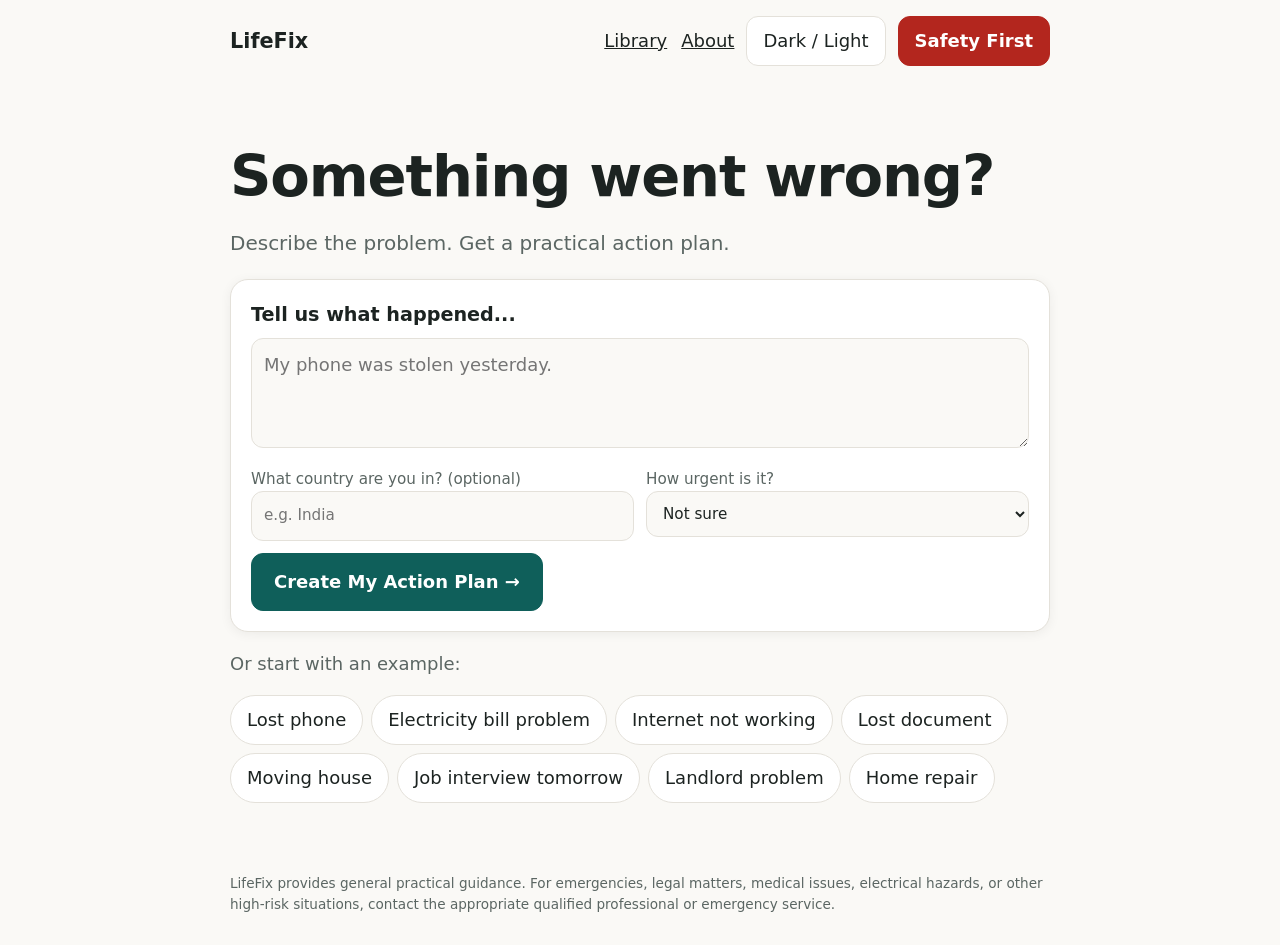
<file: lifefix/index.html>
<!doctype html><html lang="en"><head><meta charset="utf-8"><meta name="viewport" content="width=device-width,initial-scale=1">
<title>LifeFix — Turn Everyday Problems Into Action Plans</title><meta name="description" content="Describe a practical problem and get a step-by-step action plan with checklists. Free, private, works offline."><meta property="og:title" content="LifeFix — Turn Everyday Problems Into Action Plans"><meta property="og:description" content="Describe a practical problem and get a step-by-step action plan with checklists. Free, private, works offline."><meta property="og:type" content="website">
<meta name="theme-color" content="#0f5f5a"><link rel="manifest" href="manifest.webmanifest"><link rel="icon" href="assets/icons/icon.svg"><link rel="stylesheet" href="css/style.css"></head>
<body data-page="home"><a class="skip" href="#main">Skip to content</a><header id="hdr"></header>
<main id="main"><section class="hero"><h1>Something went wrong?</h1><p class="sub">Describe the problem. Get a practical action plan.</p>
<form id="f" class="card" novalidate><label for="q" class="big">Tell us what happened...</label>
<textarea id="q" rows="3" placeholder="My phone was stolen yesterday."></textarea><p id="err" class="err" role="alert" hidden>Please describe the problem first.</p>
<div class="row"><label>What country are you in? (optional)<input id="country" autocomplete="country-name" placeholder="e.g. India"></label>
<label>How urgent is it?<select id="urg"><option value="">Not sure</option><option>Emergency</option><option>Today</option><option>This week</option><option>No rush</option></select></label></div>
<button class="btn" type="submit">Create My Action Plan →</button></form>
<p class="muted">Or start with an example:</p><div id="chips" class="chips"></div><noscript><p class="card">LifeFix needs JavaScript. Browse the <a href="library.html">library</a>.</p></noscript></section></main>
<footer id="ftr"></footer>
<script src="js/storage.js"></script><script src="js/problems.js"></script><script src="js/search.js"></script><script src="js/app.js"></script></body></html>
</file>
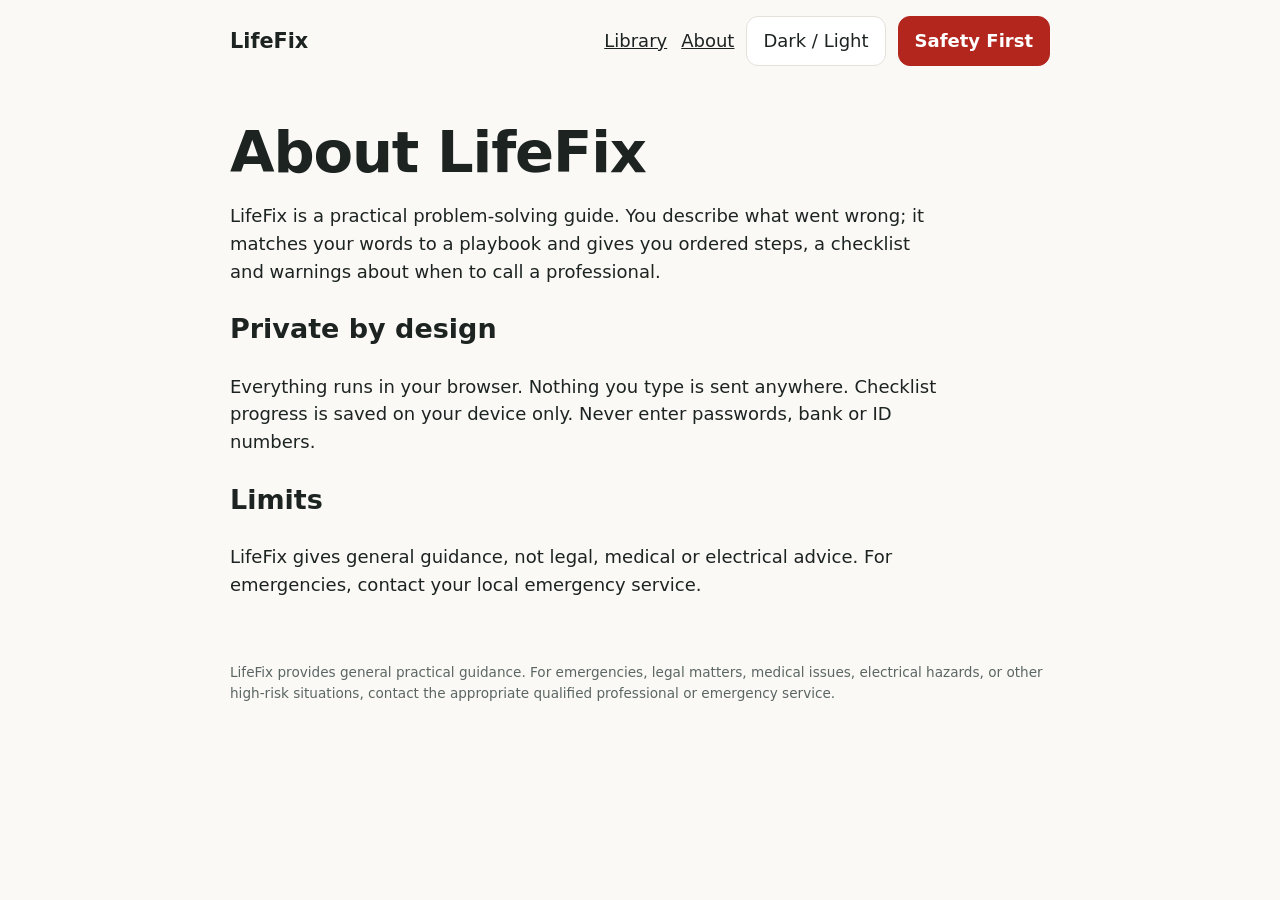
<file: lifefix/about.html>
<!doctype html><html lang="en"><head><meta charset="utf-8"><meta name="viewport" content="width=device-width,initial-scale=1">
<title>About LifeFix</title><meta name="description" content="LifeFix turns everyday problems into practical action plans, privately in your browser."><meta property="og:title" content="About LifeFix"><meta property="og:description" content="LifeFix turns everyday problems into practical action plans, privately in your browser."><meta property="og:type" content="website">
<meta name="theme-color" content="#0f5f5a"><link rel="manifest" href="manifest.webmanifest"><link rel="icon" href="assets/icons/icon.svg"><link rel="stylesheet" href="css/style.css"></head>
<body data-page="about"><a class="skip" href="#main">Skip to content</a><header id="hdr"></header>
<main id="main"><article class="prose"><h1>About LifeFix</h1><p>LifeFix is a practical problem-solving guide. You describe what went wrong; it matches your words to a playbook and gives you ordered steps, a checklist and warnings about when to call a professional.</p><h2>Private by design</h2><p>Everything runs in your browser. Nothing you type is sent anywhere. Checklist progress is saved on your device only. Never enter passwords, bank or ID numbers.</p><h2>Limits</h2><p>LifeFix gives general guidance, not legal, medical or electrical advice. For emergencies, contact your local emergency service.</p></article></main>
<footer id="ftr"></footer>
<script src="js/storage.js"></script><script src="js/problems.js"></script><script src="js/search.js"></script><script src="js/app.js"></script></body></html>
</file>
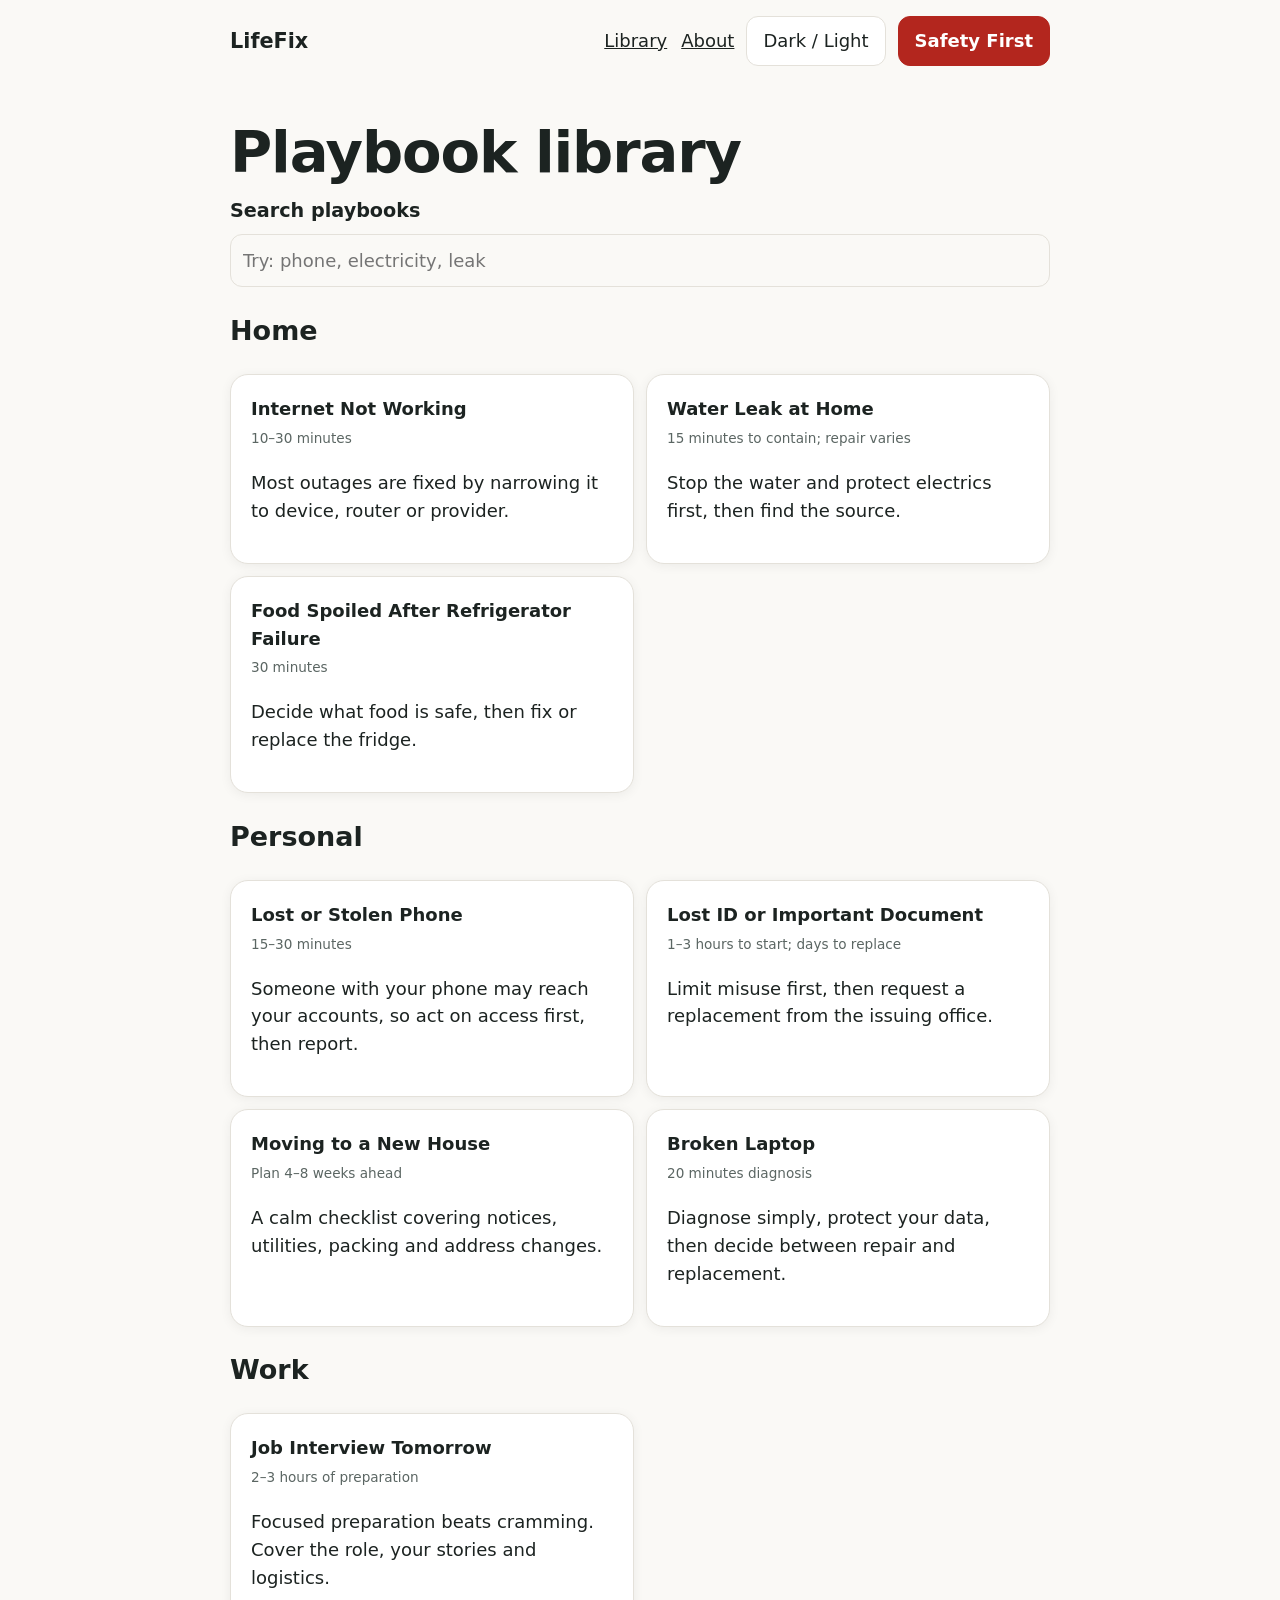
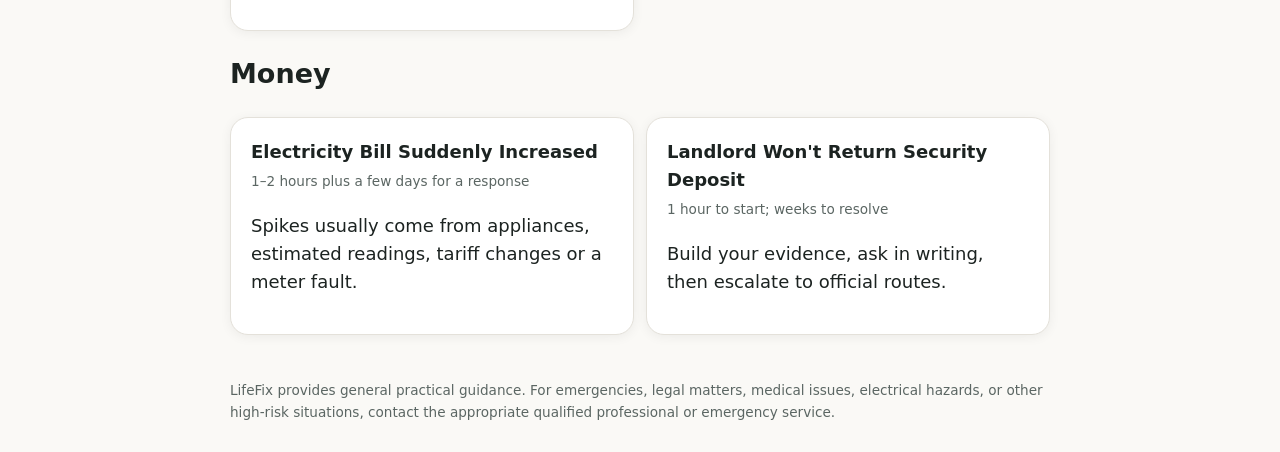
<file: lifefix/library.html>
<!doctype html><html lang="en"><head><meta charset="utf-8"><meta name="viewport" content="width=device-width,initial-scale=1">
<title>Playbook Library — LifeFix</title><meta name="description" content="Browse LifeFix playbooks for home, personal, work and money problems."><meta property="og:title" content="Playbook Library — LifeFix"><meta property="og:description" content="Browse LifeFix playbooks for home, personal, work and money problems."><meta property="og:type" content="website">
<meta name="theme-color" content="#0f5f5a"><link rel="manifest" href="manifest.webmanifest"><link rel="icon" href="assets/icons/icon.svg"><link rel="stylesheet" href="css/style.css"></head>
<body data-page="library"><a class="skip" href="#main">Skip to content</a><header id="hdr"></header>
<main id="main"><h1>Playbook library</h1><label class="big" for="s">Search playbooks</label><input id="s" type="search" placeholder="Try: phone, electricity, leak"><div id="lib"></div></main>
<footer id="ftr"></footer>
<script src="js/storage.js"></script><script src="js/problems.js"></script><script src="js/search.js"></script><script src="js/app.js"></script></body></html>
</file>
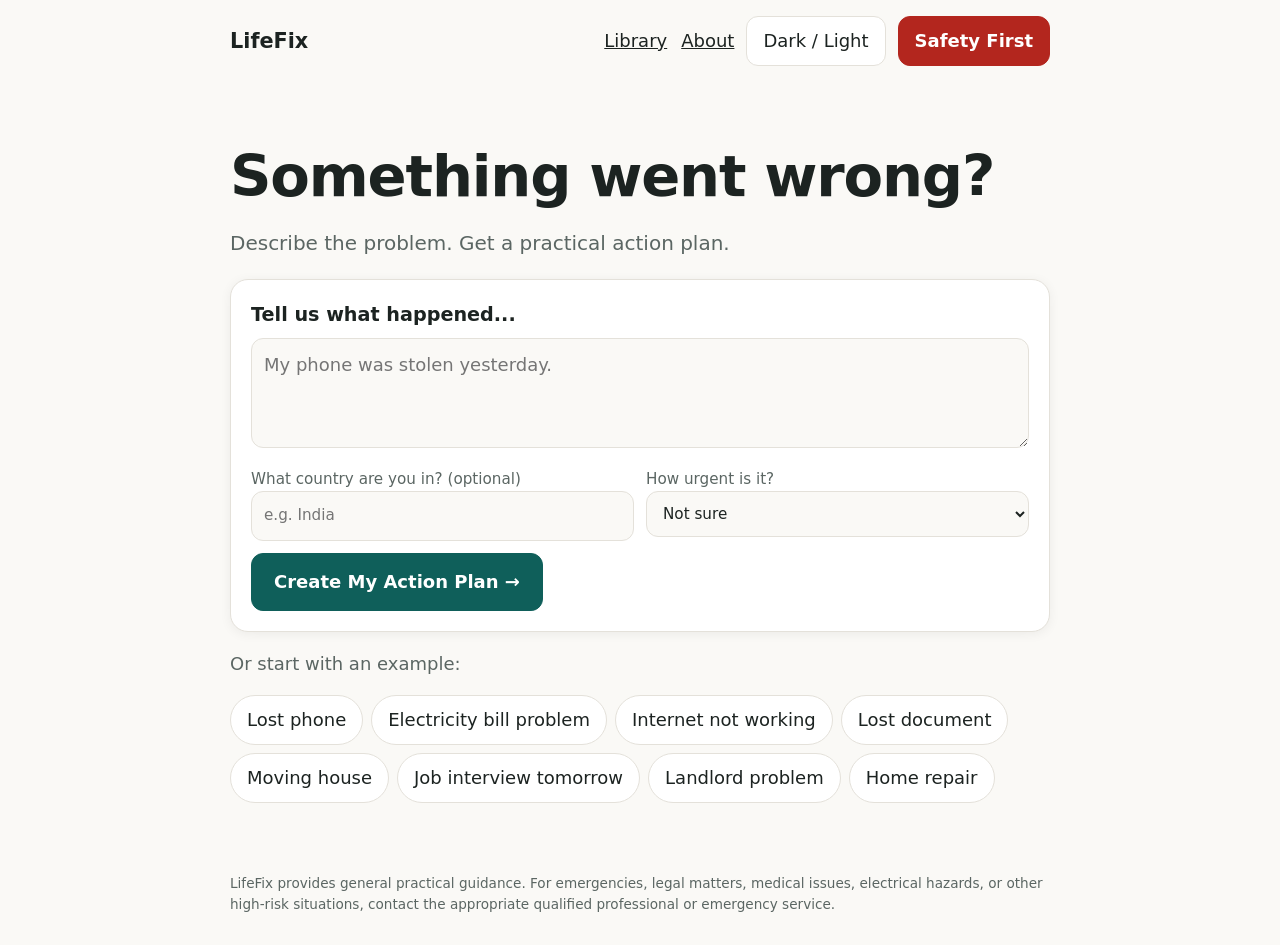
<file: lifefix/solve.html>
<!doctype html><html lang="en"><head><meta charset="utf-8"><meta name="viewport" content="width=device-width,initial-scale=1">
<title>Your Action Plan — LifeFix</title><meta name="description" content="Your step-by-step LifeFix action plan with a checklist you can tick off."><meta property="og:title" content="Your Action Plan — LifeFix"><meta property="og:description" content="Your step-by-step LifeFix action plan with a checklist you can tick off."><meta property="og:type" content="website">
<meta name="theme-color" content="#0f5f5a"><link rel="manifest" href="manifest.webmanifest"><link rel="icon" href="assets/icons/icon.svg"><link rel="stylesheet" href="css/style.css"></head>
<body data-page="solve"><a class="skip" href="#main">Skip to content</a><header id="hdr"></header>
<main id="main"><div id="out" aria-live="polite"><p>Understanding your problem...</p></div></main>
<footer id="ftr"></footer>
<script src="js/storage.js"></script><script src="js/problems.js"></script><script src="js/search.js"></script><script src="js/app.js"></script></body></html>
</file>
<file: lifefix/css/style.css>
:root{--bg:#faf9f6;--fg:#1c2321;--mut:#5b6663;--card:#fff;--ln:#e4e1da;--ac:#0f5f5a;--acf:#fff;--warn:#fff4e0;--wl:#e0a030;--sh:0 2px 12px rgba(0,0,0,.06)}
[data-theme=dark]{--bg:#121716;--fg:#eef2f0;--mut:#a3b0ac;--card:#1b2220;--ln:#2d3835;--ac:#5fc4b8;--acf:#08201d;--warn:#2d2410;--wl:#c28b24;--sh:none}
*{box-sizing:border-box}body{margin:0;background:var(--bg);color:var(--fg);font:18px/1.55 system-ui,-apple-system,"Segoe UI",Roboto,sans-serif}
a{color:var(--ac)}:focus-visible{outline:3px solid var(--ac);outline-offset:2px}
.skip{position:absolute;left:-999px}.skip:focus{left:8px;top:8px;background:var(--card);padding:8px;z-index:9}
header,footer,main{max-width:860px;margin:0 auto;padding:16px 20px}
header{display:flex;align-items:center;gap:12px;flex-wrap:wrap}.logo{font-weight:800;font-size:1.3rem;text-decoration:none;color:var(--fg);margin-right:auto}
nav{display:flex;gap:14px}nav a{color:var(--fg)}
button,.btn{font:inherit;cursor:pointer;border-radius:12px;border:1px solid var(--ln);background:var(--card);color:var(--fg);padding:10px 16px;text-decoration:none;display:inline-block}
.btn{background:var(--ac);color:var(--acf);border-color:var(--ac);font-weight:700;padding:14px 22px}.btn.alt{background:var(--card);color:var(--fg);border-color:var(--ln)}
.safe{background:#b3261e;color:#fff;border-color:#b3261e;font-weight:700}
h1{font-size:clamp(2.2rem,8vw,3.6rem);line-height:1.1;margin:.4em 0 .2em;letter-spacing:-.02em}.sub{font-size:1.25rem;color:var(--mut)}.hero{padding:24px 0}
.card{background:var(--card);border:1px solid var(--ln);border-radius:18px;padding:20px;box-shadow:var(--sh);margin:16px 0}
.big{font-size:1.2rem;font-weight:700;display:block;margin-bottom:8px}
textarea,input,select{width:100%;font:inherit;padding:12px;border-radius:12px;border:1px solid var(--ln);background:var(--bg);color:var(--fg)}
.row{display:grid;gap:12px;margin:12px 0}@media(min-width:640px){.row{grid-template-columns:1fr 1fr}}
.row label{font-size:.95rem;color:var(--mut)}.chips{display:flex;flex-wrap:wrap;gap:8px}.chips button{border-radius:99px}
.muted{color:var(--mut)}.err{color:#b3261e;font-weight:600}
.grid{display:grid;gap:12px}@media(min-width:640px){.grid{grid-template-columns:1fr 1fr}}
.grid a.card{text-decoration:none;color:var(--fg);margin:0;display:block}.grid a.card:hover{border-color:var(--ac)}
.tag{font-size:.85rem;color:var(--mut)}.bar{height:12px;background:var(--ln);border-radius:9px;overflow:hidden;margin:10px 0}.bar i{display:block;height:100%;width:0;background:var(--ac);transition:width .2s}
.step h2{margin:0 0 4px;font-size:1.3rem}.step .why{color:var(--mut);margin:0 0 8px}
.ck{display:flex;gap:12px;align-items:flex-start;padding:6px 0}.ck input{width:24px;height:24px;margin-top:3px;flex:none;accent-color:var(--ac)}
.warn{background:var(--warn);border-left:5px solid var(--wl);border-radius:12px;padding:12px 16px;margin:8px 0}
.stat{display:grid;gap:12px}@media(min-width:640px){.stat{grid-template-columns:1fr 1fr}}
.acts{display:flex;gap:8px;flex-wrap:wrap}.prose{max-width:62ch}footer{color:var(--mut);font-size:.85rem}
dialog{border-radius:18px;border:2px solid #b3261e;background:var(--card);color:var(--fg);max-width:480px}
@media print{header,footer,.acts,.skip,#fw{display:none}body{background:#fff;color:#000;font-size:12pt}.card{box-shadow:none;break-inside:avoid}}
</file>
